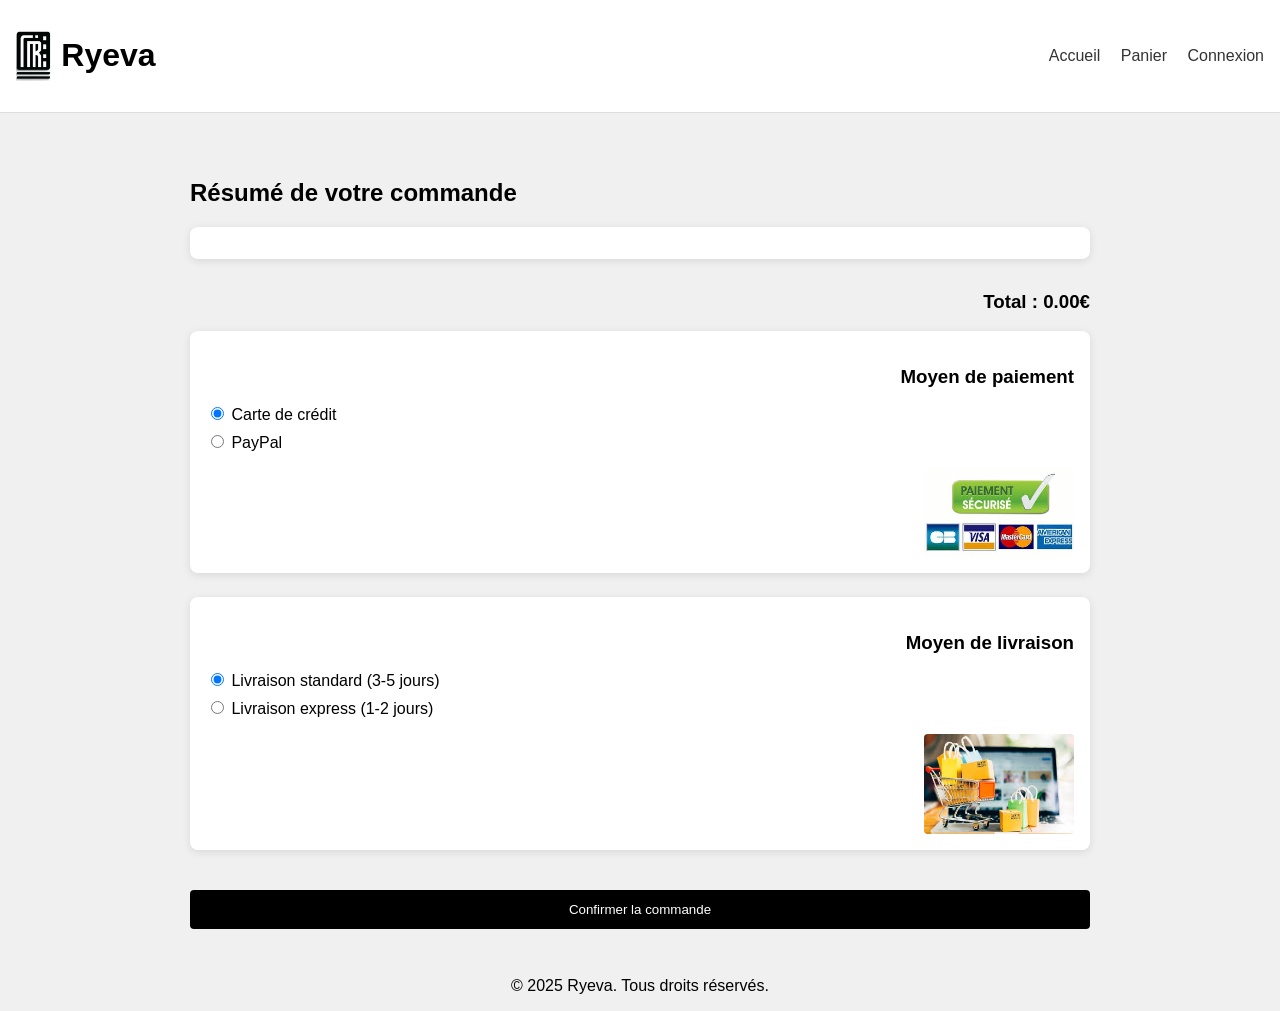
<file: commande.html>
<html lang="fr">
<head>
  <meta charset="UTF-8">
  <meta name="viewport" content="width=device-width, initial-scale=1.0">
  <title>Commande - Ryeva</title>
  <link rel="stylesheet" href="css/commande.css">
  
</head>
<body>
  <header>
    <div class="logo-container">
      <img src="img/logo.jpeg" alt="Logo Ryeva">
      <h1>Ryeva</h1>
    </div>
    <nav class="nav-links">
      <a href="index.html">Accueil</a>
      <a href="panier.html">Panier</a>
      <a href="connexion.html">Connexion</a>
    </nav>
  </header>
  
  <main>
    <h2>Résumé de votre commande</h2>

    <!-- Section pour afficher les articles -->
    <section id="order-summary">
      <!-- Les articles seront ajoutés dynamiquement via JavaScript -->
    </section>

    <h3 id="order-total">Total : 0.00€</h3>

    <!-- Moyens de paiement -->
    <section class="payment-method">
      <h3>Moyen de paiement</h3>
      <label for="credit-card">
        <input type="radio" name="payment-method" id="credit-card" value="credit-card" checked> Carte de crédit
      </label>
      <label for="paypal">
        <input type="radio" name="payment-method" id="paypal" value="paypal"> PayPal
      </label>

      <!-- Images des moyens de paiement -->
      <div class="payment-images">
        <img src="img/cartepaiement.jpeg" alt="Carte de Crédit" class="payment-image">
      </div>
    </section>

    <!-- Moyens de livraison -->
    <section class="delivery-method">
      <h3>Moyen de livraison</h3>
      <label for="standard-delivery">
        <input type="radio" name="delivery-method" id="standard-delivery" value="standard" checked> Livraison standard (3-5 jours)
      </label>
      <label for="express-delivery">
        <input type="radio" name="delivery-method" id="express-delivery" value="express"> Livraison express (1-2 jours)
      </label>

      <!-- Images des moyens de livraison -->
      <div class="delivery-images">
        <img src="img/livraison.jpeg" alt="Livraison Standard" class="delivery-image">
      </div>
    </section>

    <!-- Bouton de confirmation de la commande -->
    <button id="confirm-order">Confirmer la commande</button>
  </main>

  <footer>
    <p>&copy; 2025 Ryeva. Tous droits réservés.</p>
  </footer>

  <script src="js/commande.js"></script>
</body>
</html>
</file>
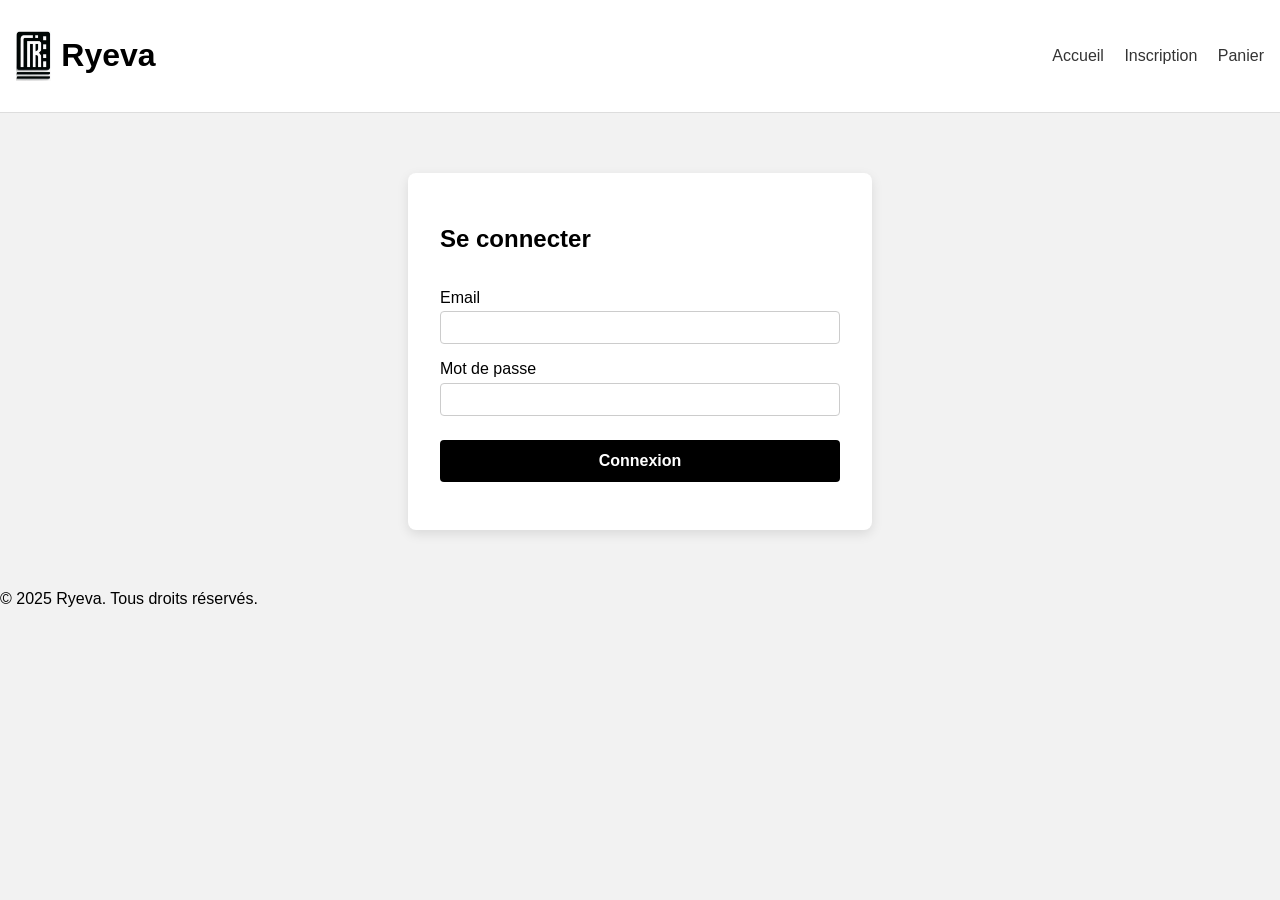
<file: connexion.html>
<html lang="fr">
<head>
  <meta charset="UTF-8">
  <meta name="viewport" content="width=device-width, initial-scale=1.0">
  <title>Connexion - Ryeva</title>
  <link rel="stylesheet" href="css/connexion.css">
</head>
<body>
  <header>
    <div class="logo-container">
      <img src="img/logo.jpeg" alt="Logo Ryeva">
      <h1>Ryeva</h1>
    </div>
    <nav class="nav-links">
      <a href="index.html">Accueil</a>
      <a href="inscription.html">Inscription</a>
      <a href="panier.html">Panier</a>
    </nav>
  </header>

  <main>
    <section class="form-section">
      <h2>Se connecter</h2>
      <form action="#" method="post">
        <label for="email">Email</label>
        <input type="email" id="email" name="email" required>

        <label for="motdepasse">Mot de passe</label>
        <input type="password" id="motdepasse" name="motdepasse" required>
        <a href="login_faux.html" class="fake-login-button">Connexion</a>

      </form>
    </section>
  </main>

  <footer>
    <p>&copy; 2025 Ryeva. Tous droits réservés.</p>
  </footer>
</body>
</html>
</file>
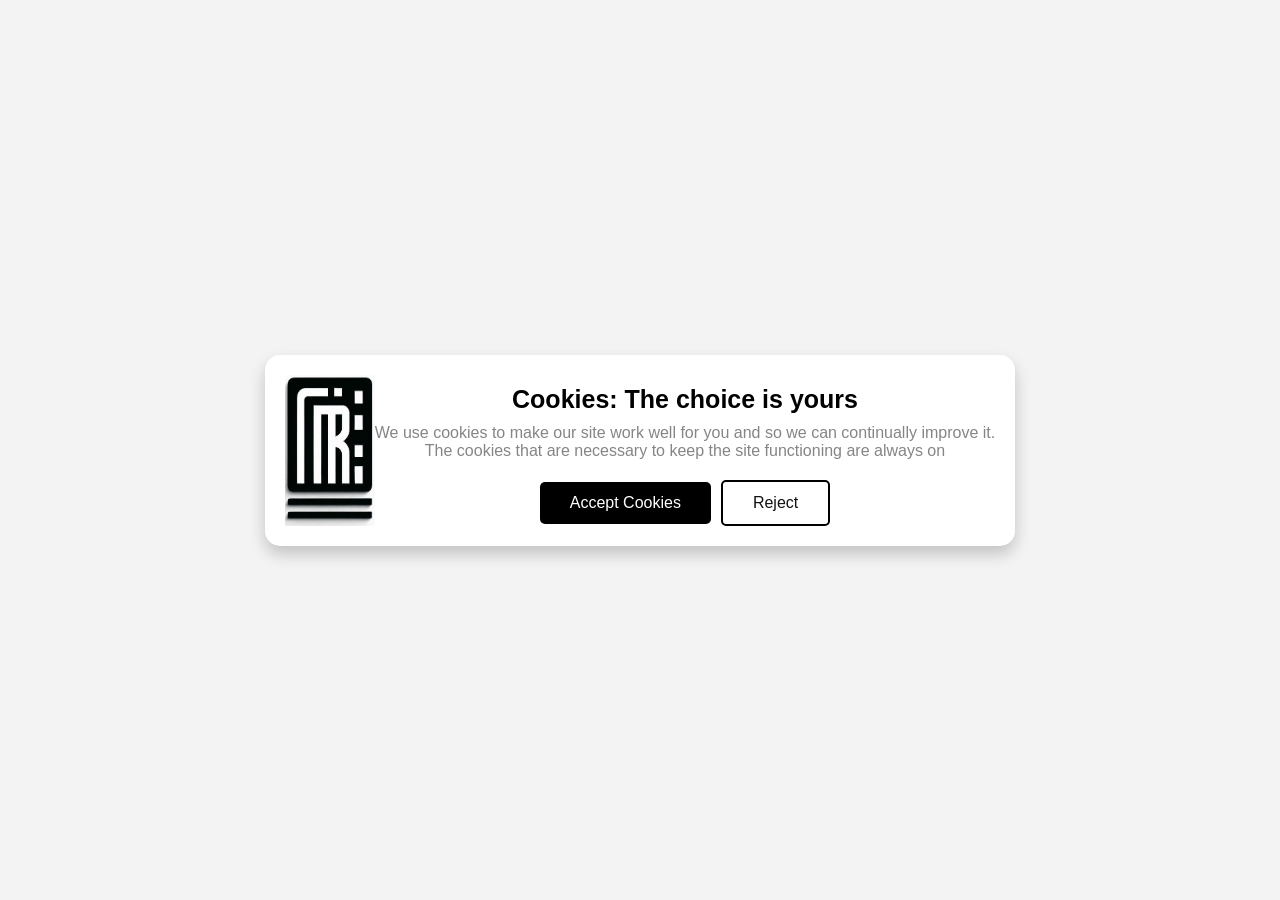
<file: cookie.html>
<!DOCTYPE html>
<html lang="en">

<head>
    <meta charset="UTF-8">
    <title>
          Cookie Consent Box using HTML CSS & JavaScript
      </title>
    <link rel="stylesheet"
          href="css/cookie.css">
</head>

<body>
    <div id="consentBox">
        <img src="img/logo.jpeg" alt="Logo">
        <div id="consentContent">
            <header id="consentHeader">
                  Cookies: The choice is yours
              </header> 
            <p>
              We use cookies to make our site work well
              for you and so we can continually improve it.
              <br>The cookies that are necessary to 
              keep the site functioning are always on
            </p>
            <div class="buttons">
                <button class="consentButton">
                      Accept Cookies
                  </button>
                <button class="rejectButton">
                      Reject
                  </button>
            </div>
        </div>
    </div>
    <script src="js/cookie.js"></script>
</body>

</html>
</file>
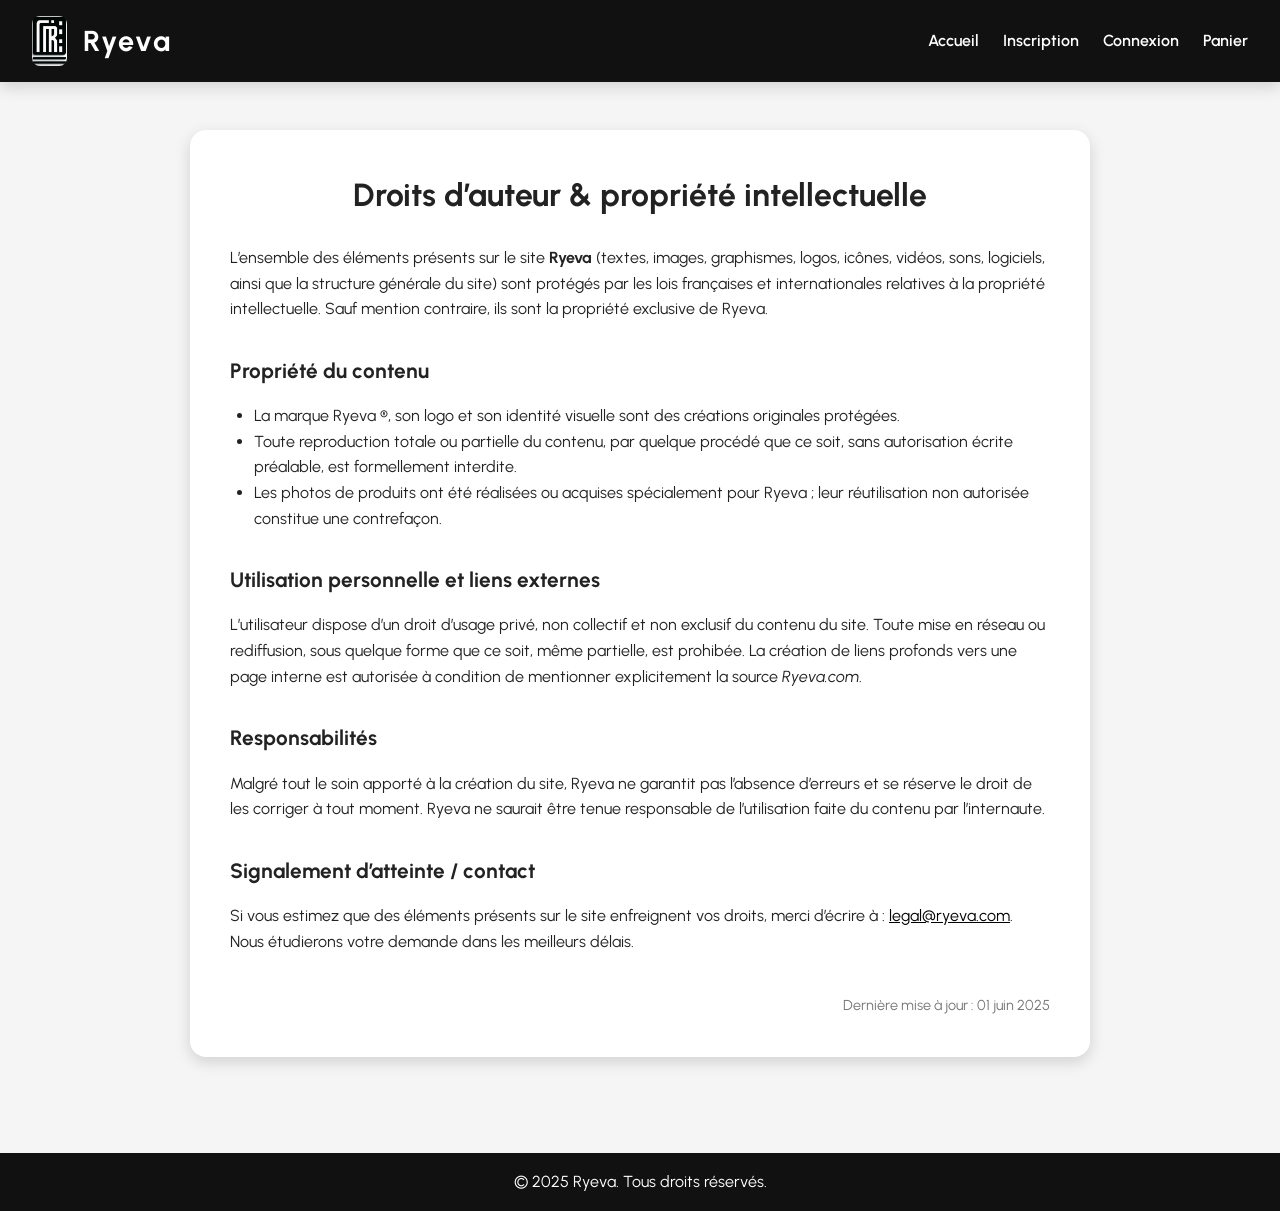
<file: copyright.html>
<!DOCTYPE html>
<html lang="fr">
<head>
  <meta charset="UTF-8" />
  <meta name="viewport" content="width=device-width, initial-scale=1.0" />
  <title>Droits d’auteur – Ryeva</title>

  <!-- Feuille de style spécifique à la page -->
  <link rel="stylesheet" href="css/copyright.css" />

  <!-- Police Urbanist (même que le reste du site) -->
  <link href="https://fonts.googleapis.com/css2?family=Urbanist:wght@400;700&display=swap" rel="stylesheet" />
</head>
<body>
  <!-- ===== HEADER & NAV ===== -->
  <header>
    <div class="logo-container">
      <img src="img/logo.jpeg" alt="Logo Ryeva" />
      <h1>Ryeva</h1>
    </div>
    <nav class="nav-links">
      <a href="index.html">Accueil</a>
      <a href="inscription.html">Inscription</a>
      <a href="connexion.html">Connexion</a>
      <a href="panier.html">Panier</a>
    </nav>
  </header>

  <!-- ===== MAIN CONTENT ===== -->
  <main>
    <section class="copyright">
      <h2>Droits d’auteur &amp; propriété intellectuelle</h2>

      <p>
        L’ensemble des éléments présents sur le site <strong>Ryeva</strong> (textes, images, graphismes,
        logos, icônes, vidéos, sons, logiciels, ainsi que la structure générale du site)
        sont protégés par les lois françaises et internationales relatives à la propriété
        intellectuelle. Sauf mention contraire, ils sont la propriété exclusive de Ryeva.
      </p>

      <h3>Propriété du contenu</h3>
      <ul>
        <li>La marque Ryeva&nbsp;®, son logo et son identité visuelle sont des créations originales protégées.</li>
        <li>Toute reproduction totale ou partielle du contenu, par quelque procédé que ce soit, sans autorisation écrite préalable, est formellement interdite.</li>
        <li>Les photos de produits ont été réalisées ou acquises spécialement pour Ryeva ; leur réutilisation non autorisée constitue une contrefaçon.</li>
      </ul>

      <h3>Utilisation personnelle et liens externes</h3>
      <p>
        L’utilisateur dispose d’un droit d’usage privé, non collectif et non exclusif du
        contenu du site. Toute mise en réseau ou rediffusion, sous quelque forme que ce
        soit, même partielle, est prohibée. La création de liens profonds vers une page
        interne est autorisée à condition de mentionner explicitement la source
        <em>Ryeva.com</em>.
      </p>

      <h3>Responsabilités</h3>
      <p>
        Malgré tout le soin apporté à la création du site, Ryeva ne garantit pas l’absence
        d’erreurs et se réserve le droit de les corriger à tout moment. Ryeva ne saurait
        être tenue responsable de l’utilisation faite du contenu par l’internaute.
      </p>

      <h3>Signalement d’atteinte / contact</h3>
      <p>
        Si vous estimez que des éléments présents sur le site enfreignent vos droits,
        merci d’écrire à&nbsp;: <a href="mailto:legal@ryeva.com">legal@ryeva.com</a>. Nous
        étudierons votre demande dans les meilleurs délais.
      </p>

      <p class="last-update">Dernière mise à jour : 01 juin 2025</p>
    </section>
  </main>

  <!-- ===== FOOTER ===== -->
  <footer>
    <p>&copy; 2025 Ryeva. Tous droits réservés.</p>
  </footer>
</body>
</html>
</file>
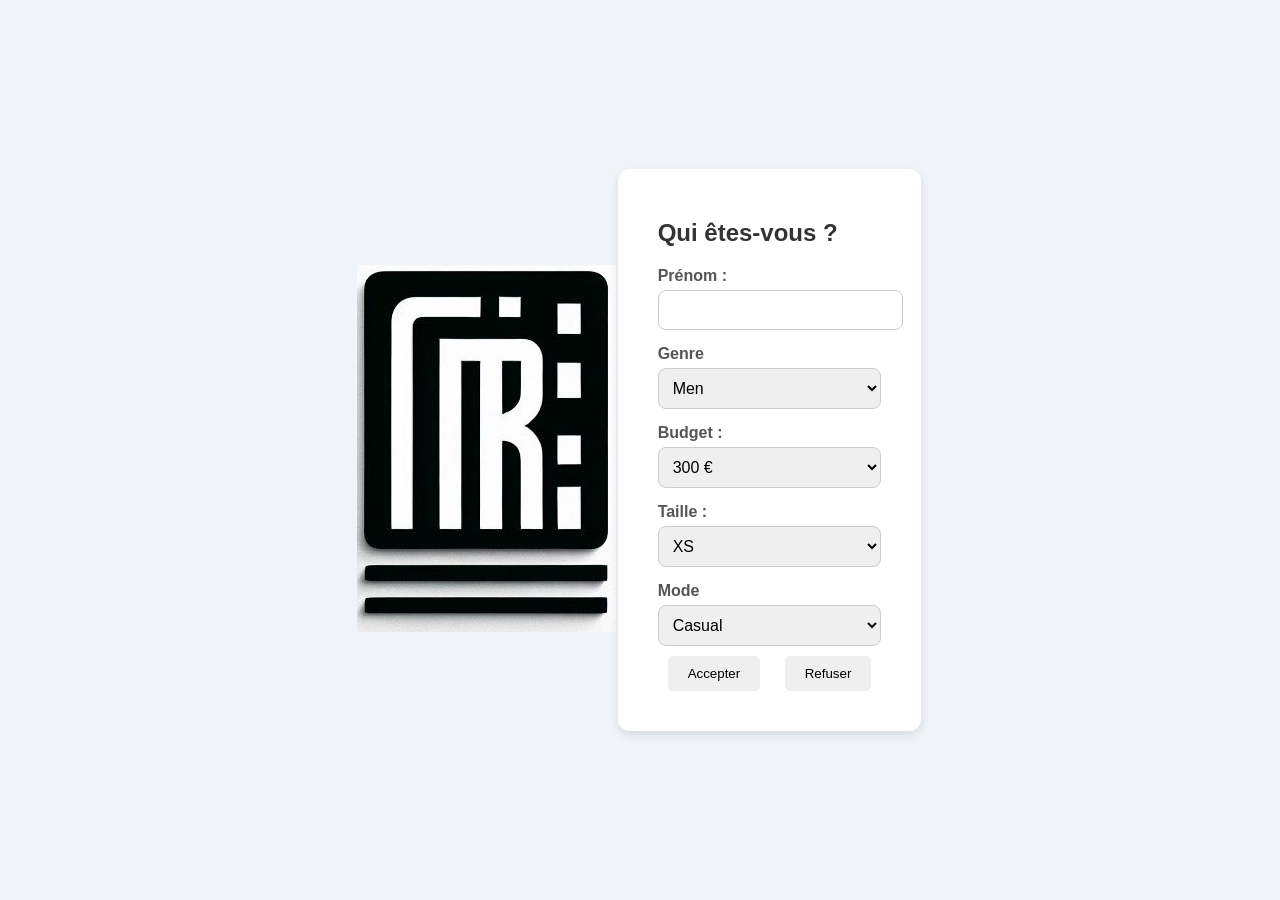
<file: ID_Index.html>
<!DOCTYPE html>
<html lang="fr">
<head>
    <meta charset="UTF-8">
    <meta name="viewport" content="width=device-width, initial-scale=1.0">
    <link rel="stylesheet" href="css/ID_Index.css">
    <link rel="preconnect" href="https://fonts.googleapis.com">
    <link rel="preconnect" href="https://fonts.gstatic.com" crossorigin>
    <title>Ryeva</title>
</head>
    <body>
        <header>
            <a href="index.html"><img src="img/logo.jpeg" alt="Logo de l'entreprise"></a> <!-- image et lien à la fois -->
        </header>
        <fieldset>
        <h2>Qui êtes-vous ?</h2>
        <form action="#" method="post">
            <label for="prenom">Prénom :</label><!-- Début -->
            <input type="text" id="prenom" name="prenom" required><!-- Prénom -->
            <!-- Fin -->
            

            <label for="Genre">Genre</label><!-- Début -->
            <select id="Genre" name="Genre" required>
            <option value="Men">Men</option><!-- choix genre -->    
            <option value="Women">Women</option>
            </select><!-- Fin -->


            <label for="budget">Budget :</label><!-- Début -->
            <select id="budget" name="budget" required>
            <option value="30">300 €</option>    
            <option value="50">500 €</option><!-- choix budget -->    
            <option value="70">700 €</option>
            <option value="100">1000 €</option>
            </select><!-- Fin -->
            
            <label for="taille">Taille :</label><!-- Début -->
            <select id="taille" name="taille" required>
            <option value="xs">XS</option>   
            <option value="S">S</option>    
            <option value="M">M</option><!-- choix taille -->    
            <option value="L">L</option>
            <option value="XL">XL</option>
            <option value="2XL">2XL</option>
            <option value="3XL">3XL</option>
            </select><!-- Fin -->



            <label for="taille">Mode</label><!-- Début -->
            <select id="taille"name="taille" required>
            <option value="Casual">Casual</option>   
            <option value="Streetwear">Flashy Rich</option><!-- choix style -->
            <option value="fashion">fashion</option>
            <option value="OldMoney">OldMoney</option>
            <option value="OldMoney">Streetwear de luxe</option>    
            </select><!-- Fin -->


            
            <div id="cookie-banner">
                <button onclick="acceptCookies()">Accepter</button>
                <button onclick="refuseCookies()">Refuser</button>
            </div>
            
            <script>
                function acceptCookies() {
                    // Redirection vers la "vraie" page après acceptation
                    window.location.href = "index.html";
                }
            
                function refuseCookies() {
                    // Affichage d'une alerte
                    alert("Vous avez refusé les suggestions.");
                    
                    // Redirection vers une autre page (ex: refus.html)
                    window.location.href = "index.html";
                }
            </script>
            

        </fieldset>
        </form>
      

        


       

    </body>
</html>
</file>
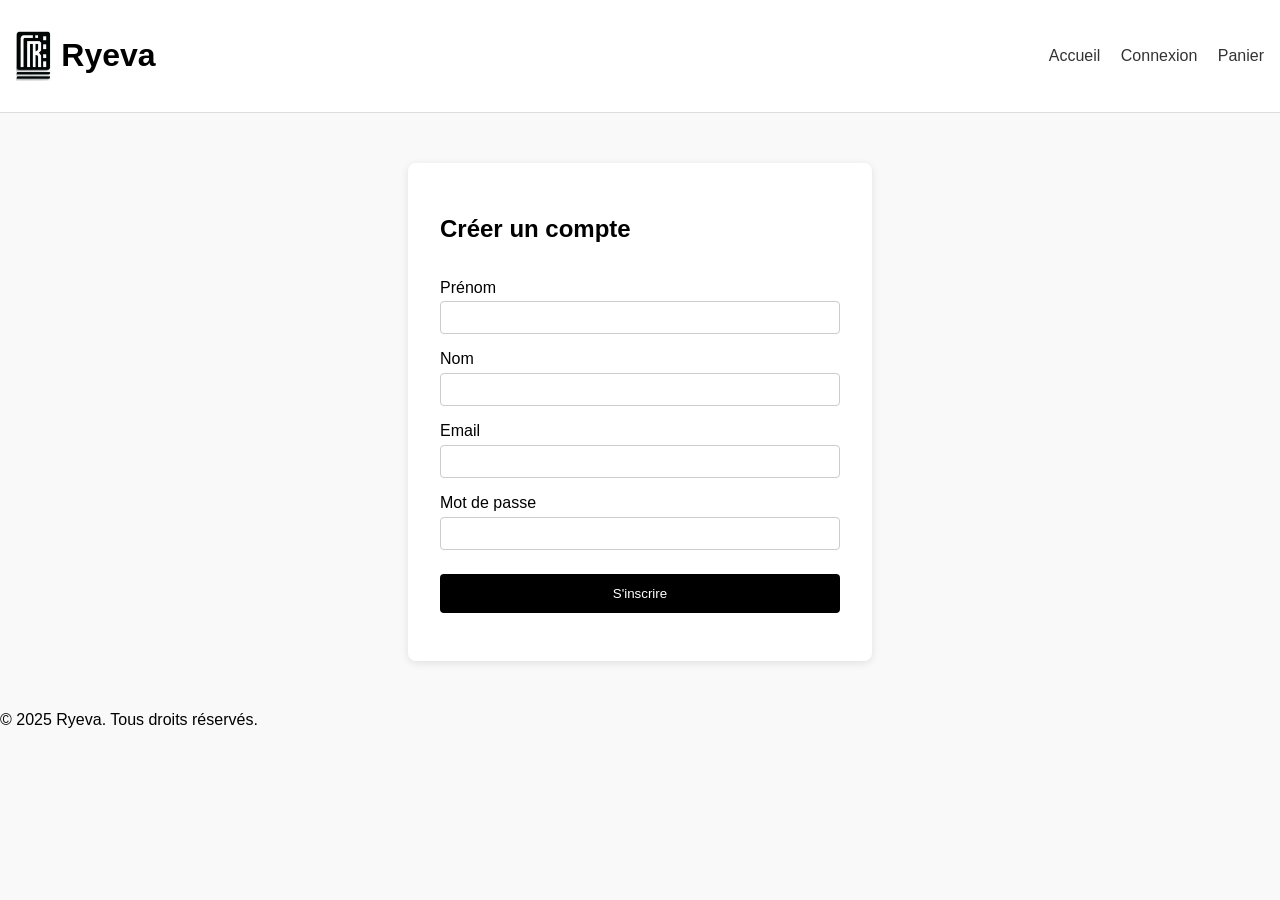
<file: inscription.html>
<html lang="fr">
<head>
  <meta charset="UTF-8">
  <meta name="viewport" content="width=device-width, initial-scale=1.0">
  <title>Inscription - Ryeva</title>
  <link rel="stylesheet" href="css/inscription.css">
</head>
<body>
  <header>
    <div class="logo-container">
      <img src="img/logo.jpeg" alt="Logo Ryeva">
      <h1>Ryeva</h1>
    </div>
    <nav class="nav-links">
      <a href="index.html">Accueil</a>
      <a href="connexion.html">Connexion</a>
      <a href="panier.html">Panier</a>
    </nav>
  </header>

  <main>
    <section class="form-section">
      <h2>Créer un compte</h2>
      <form action="#" method="post">
        <label for="prenom">Prénom</label>
        <input type="text" id="prenom" name="prenom" required>

        <label for="nom">Nom</label>
        <input type="text" id="nom" name="nom" required>

        <label for="email">Email</label>
        <input type="email" id="email" name="email" required>

        <label for="motdepasse">Mot de passe</label>
        <input type="password" id="motdepasse" name="motdepasse" required>

        <button type="submit">S'inscrire</button>
      </form>
    </section>
  </main>

  <footer>
    <p>&copy; 2025 Ryeva. Tous droits réservés.</p>
  </footer>
</body>
</html>
</file>
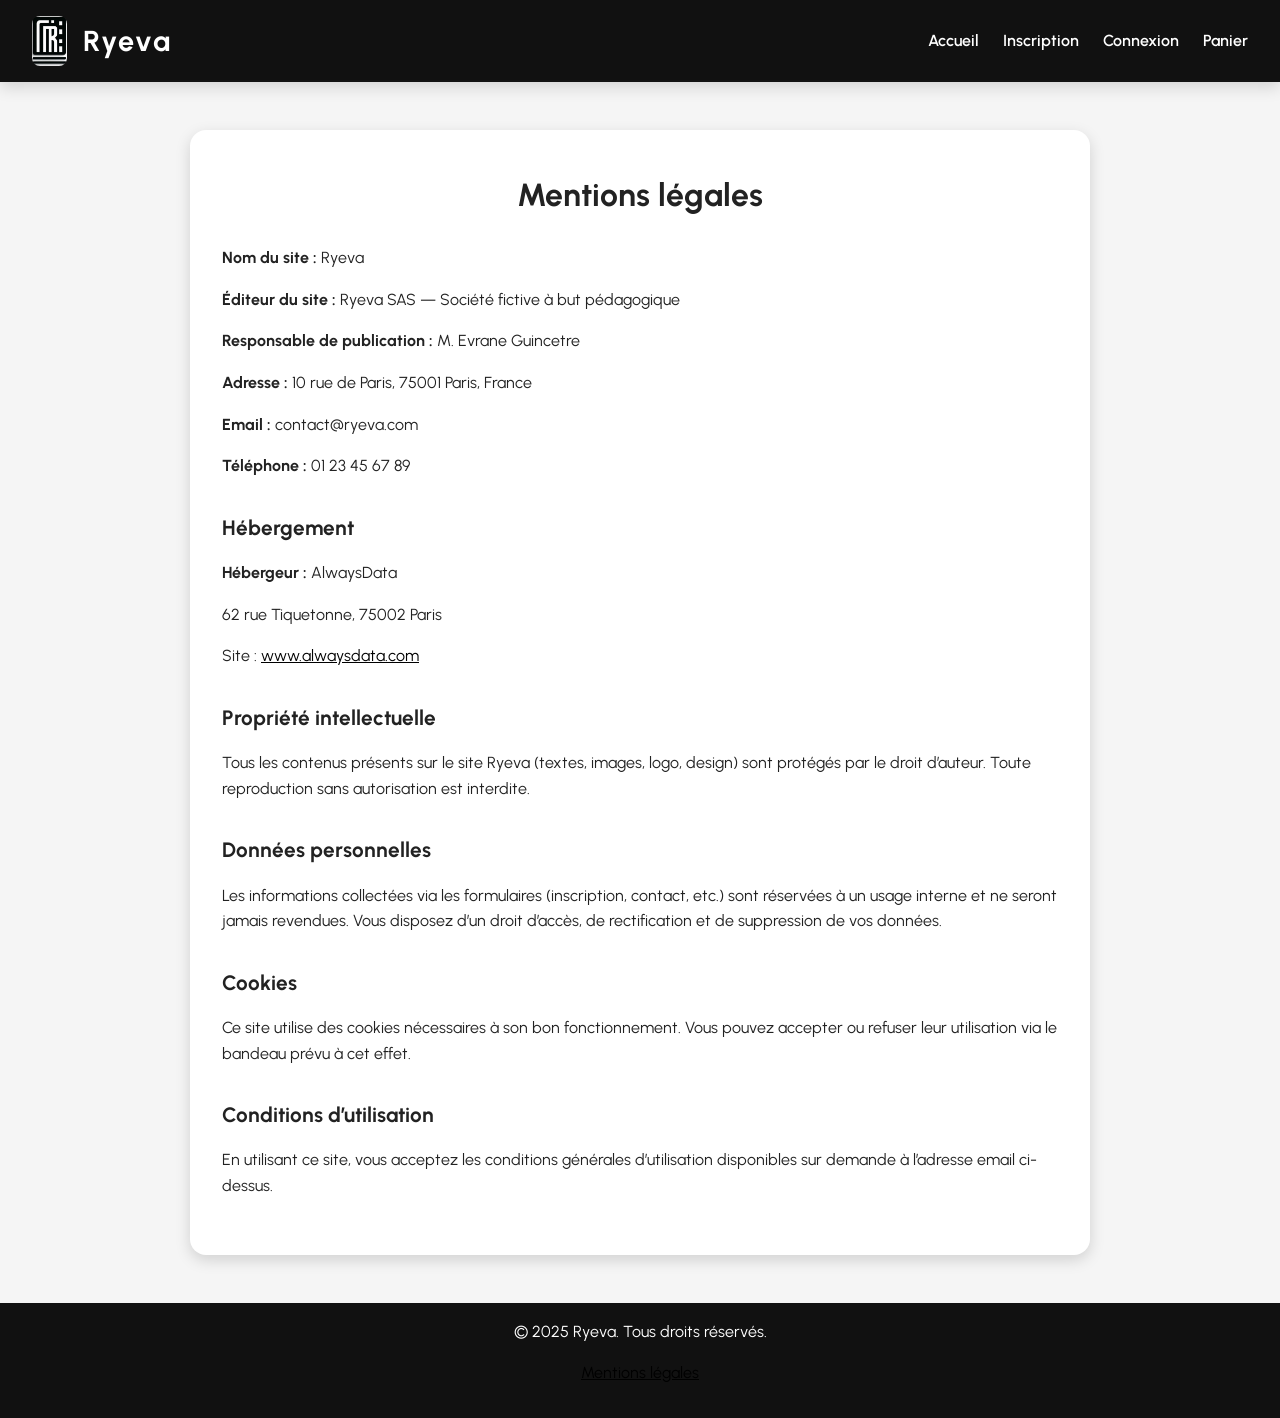
<file: mentions-legales.html>
<!DOCTYPE html>
<html lang="fr">
<head>
  <meta charset="UTF-8">
  <meta name="viewport" content="width=device-width, initial-scale=1">
  <title>Mentions légales - Ryeva</title>
  <link rel="stylesheet" href="css/mentionLGL.css">
  <link href="https://fonts.googleapis.com/css2?family=Urbanist:wght@400;700&display=swap" rel="stylesheet">
</head>
<body>
  <header>
    <div class="logo-container">
      <img src="img/logo.jpeg" alt="Logo Ryeva">
      <h1>Ryeva</h1>
    </div>
    <nav class="nav-links">
      <a href="index.html">Accueil</a>
      <a href="inscription.html">Inscription</a>
      <a href="connexion.html">Connexion</a>
      <a href="panier.html">Panier</a>
    </nav>
  </header>

    <main>
    <h2>Mentions légales</h2>
    <p><strong>Nom du site :</strong> Ryeva</p>
    <p><strong>Éditeur du site :</strong> Ryeva SAS — Société fictive à but pédagogique</p>
    <p><strong>Responsable de publication :</strong> M. Evrane Guincetre</p>
    <p><strong>Adresse :</strong> 10 rue de Paris, 75001 Paris, France</p>
    <p><strong>Email :</strong> contact@ryeva.com</p>
    <p><strong>Téléphone :</strong> 01 23 45 67 89</p>

    <h3>Hébergement</h3>
    <p><strong>Hébergeur :</strong> AlwaysData</p>
    <p>62 rue Tiquetonne, 75002 Paris</p>
    <p>Site : <a href="https://www.alwaysdata.com" target="_blank" rel="noopener noreferrer">www.alwaysdata.com</a></p>

    <h3>Propriété intellectuelle</h3>
    <p>Tous les contenus présents sur le site Ryeva (textes, images, logo, design) sont protégés par le droit d’auteur. Toute reproduction sans autorisation est interdite.</p>

    <h3>Données personnelles</h3>
    <p>Les informations collectées via les formulaires (inscription, contact, etc.) sont réservées à un usage interne et ne seront jamais revendues. Vous disposez d’un droit d’accès, de rectification et de suppression de vos données.</p>

    <h3>Cookies</h3>
    <p>Ce site utilise des cookies nécessaires à son bon fonctionnement. Vous pouvez accepter ou refuser leur utilisation via le bandeau prévu à cet effet.</p>

    <h3>Conditions d’utilisation</h3>
    <p>En utilisant ce site, vous acceptez les conditions générales d’utilisation disponibles sur demande à l’adresse email ci-dessus.</p>
    </main>


  <footer>
    <p>&copy; 2025 Ryeva. Tous droits réservés.</p>
    <p><a href="mentions-legales.html" class="legal-link">Mentions légales</a></p>
  </footer>
</body>
</html>
</file>
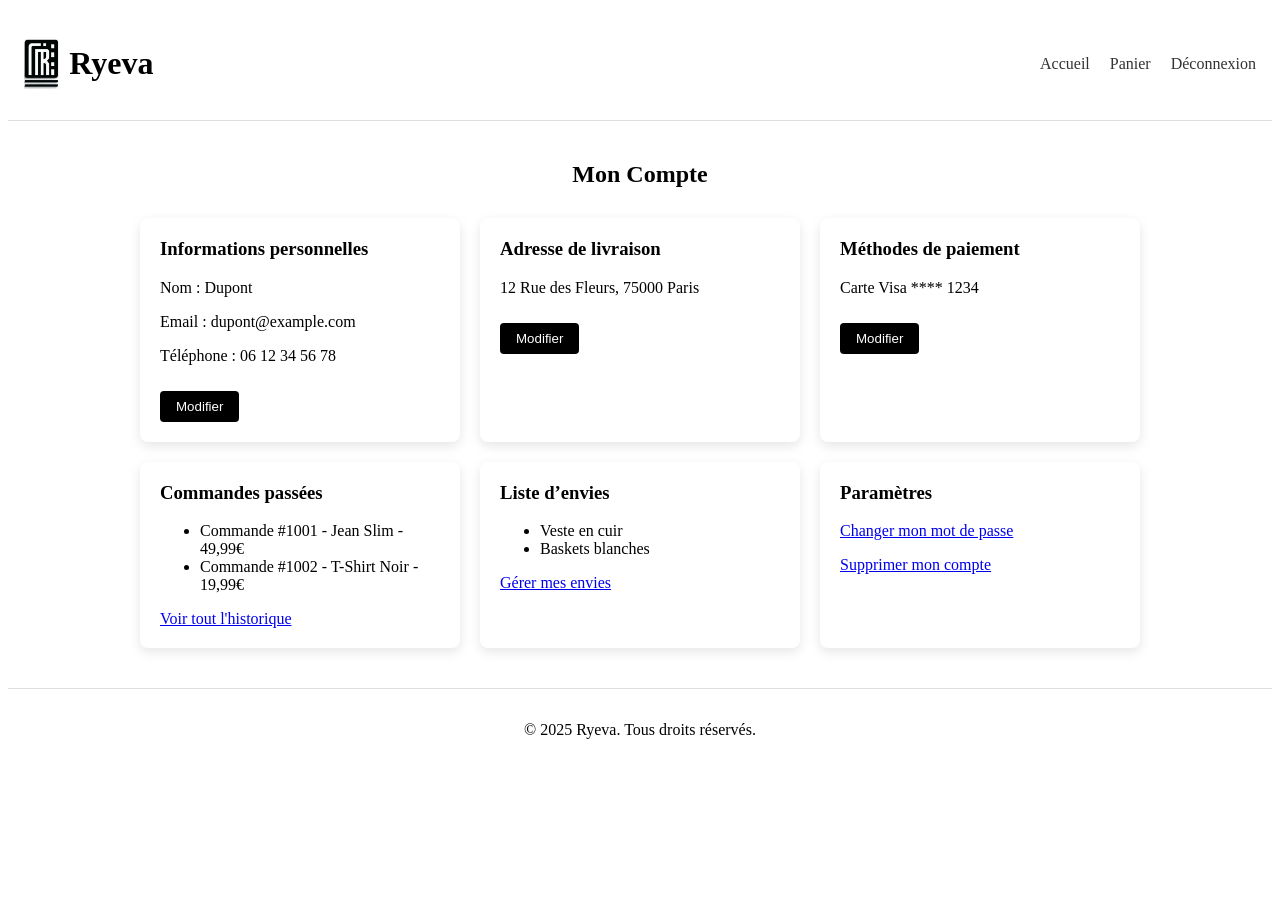
<file: moncompte.html>
<!DOCTYPE html>
<html lang="fr">
<head>
  <meta charset="UTF-8">
  <title>Mon Compte - Ryeva</title>
  <link rel="stylesheet" href="css/moncompte.css">
</head>
<body>
  <header>
    <div class="logo-container">
      <img src="img/logo.jpeg" alt="Logo Ryeva">
      <h1>Ryeva</h1>
    </div>
    <nav class="nav-links">
      <a href="index.html">Accueil</a>
      <a href="panier.html">Panier</a>
      <a href="logout.html">Déconnexion</a>
    </nav>
  </header>

  <main>
    <h2>Mon Compte</h2>
    <div class="account-sections">
      <section class="account-box">
        <h3>Informations personnelles</h3>
        <p>Nom : Dupont</p>
        <p>Email : dupont@example.com</p>
        <p>Téléphone : 06 12 34 56 78</p>
        <button>Modifier</button>
      </section>

      <section class="account-box">
        <h3>Adresse de livraison</h3>
        <p>12 Rue des Fleurs, 75000 Paris</p>
        <button>Modifier</button>
      </section>

      <section class="account-box">
        <h3>Méthodes de paiement</h3>
        <p>Carte Visa **** 1234</p>
        <button>Modifier</button>
      </section>

      <section class="account-box">
        <h3>Commandes passées</h3>
        <ul>
          <li>Commande #1001 - Jean Slim - 49,99€</li>
          <li>Commande #1002 - T-Shirt Noir - 19,99€</li>
        </ul>
        <a href="#">Voir tout l'historique</a>
      </section>

      <section class="account-box">
        <h3>Liste d’envies</h3>
        <ul>
          <li>Veste en cuir</li>
          <li>Baskets blanches</li>
        </ul>
        <a href="#">Gérer mes envies</a>
      </section>

      <section class="account-box">
        <h3>Paramètres</h3>
        <p><a href="#">Changer mon mot de passe</a></p>
        <p><a href="#">Supprimer mon compte</a></p>
      </section>
    </div>
  </main>

  <footer>
    <p>&copy; 2025 Ryeva. Tous droits réservés.</p>
  </footer>
</body>
</html>
</file>
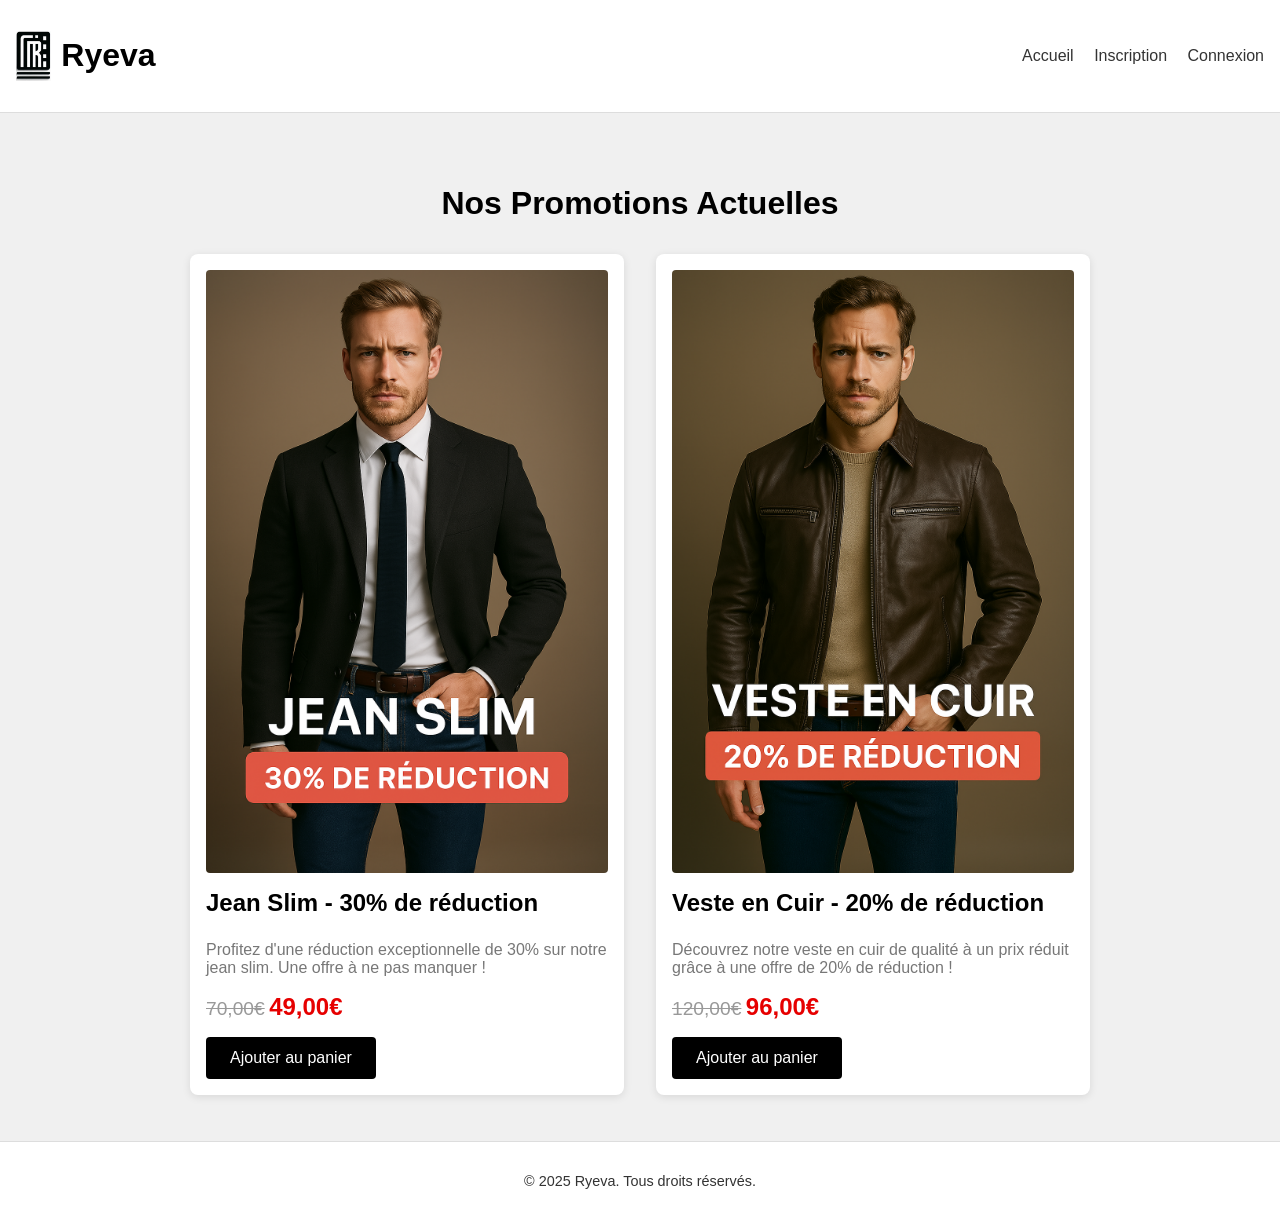
<file: promotion.html>
<!DOCTYPE html>
<html lang="fr">
<head>
  <meta charset="UTF-8">
  <meta name="viewport" content="width=device-width, initial-scale=1.0">
  <title>Promotions - Ryeva</title>
  <link rel="stylesheet" href="css/promotion.css">
</head>
<body>
  <header>
    <div class="logo-container">
      <img src="img/logo.jpeg" alt="Logo Ryeva">
      <h1>Ryeva</h1>
    </div>
    <nav class="nav-links">
      <a href="index.html">Accueil</a>
      <a href="inscription.html">Inscription</a>
      <a href="connexion.html">Connexion</a>
    </nav>
  </header>

  <main>
    <h2>Nos Promotions Actuelles</h2>
    
    <section class="promotion-items">
      <div class="promotion-item">
        <img src="img/jean-slim-30.png" alt="Promotion 1">
        <div>
          <h3>Jean Slim - 30% de réduction</h3>
          <p>Profitez d'une réduction exceptionnelle de 30% sur notre jean slim. Une offre à ne pas manquer !</p>
          <p><span class="price">70,00€</span> <span class="discount-price">49,00€</span></p>
          <button class="add-to-cart">Ajouter au panier</button>
        </div>
      </div>

      <div class="promotion-item">
        <img src="img/Veste_Cuir_20.png" alt="Promotion 2">
        <div>
          <h3>Veste en Cuir - 20% de réduction</h3>
          <p>Découvrez notre veste en cuir de qualité à un prix réduit grâce à une offre de 20% de réduction !</p>
          <p><span class="price">120,00€</span> <span class="discount-price">96,00€</span></p>
          <button class="add-to-cart">Ajouter au panier</button>
        </div>
      </div>

      <!-- Ajoutez d'autres promotions ici -->
    </section>
  </main>

  <footer>
    <p>&copy; 2025 Ryeva. Tous droits réservés.</p>
  </footer>
</body>
</html>
</file>
<file: css/commande.css>
body {
  font-family: 'Urbanist', sans-serif;
  margin: 0;
  padding: 0;
  background-color: #f0f0f0;
}

header {
  background-color: #fff;
  padding: 1rem;
  display: flex;
  justify-content: space-between;
  align-items: center;
  border-bottom: 1px solid #ddd;
}

.logo-container {
  display: flex;
  align-items: center;
}

.logo-container img {
  height: 50px;
  margin-right: 10px;
}

.nav-links a {
  margin-left: 1rem;
  text-decoration: none;
  color: #333;
}

main {
  max-width: 900px;
  margin: 30px auto;
  padding: 1rem;
}

#order-summary {
  background-color: white;
  border-radius: 8px;
  padding: 1rem;
  margin-bottom: 2rem;
  box-shadow: 0 2px 8px rgba(0, 0, 0, 0.1);
}

.cart-item {
  display: flex;
  align-items: center;
  gap: 1rem;
  margin-bottom: 1rem;
}

.cart-item img {
  width: 100px;
  border-radius: 4px;
}

h3 {
  text-align: right;
}

.payment-method,
.delivery-method {
  background-color: white;
  padding: 1rem;
  margin-bottom: 1.5rem;
  border-radius: 8px;
  box-shadow: 0 2px 8px rgba(0, 0, 0, 0.1);
}

.payment-method h3,
.delivery-method h3 {
  margin-bottom: 1rem;
}

.payment-method label,
.delivery-method label {
  display: block;
  margin-bottom: 0.5rem;
}

.payment-images,
.delivery-images {
  display: flex;
  justify-content: flex-end; /* Alignement à droite */
  gap: 1rem;
  margin-top: 1rem;
}

.payment-image,
.delivery-image {
  width: 150px; /* Agrandissement des images */
  height: auto;
  border-radius: 4px;
}

button {
  margin-top: 1rem;
  padding: 0.75rem 1.5rem;
  background-color: black;
  color: white;
  border: none;
  border-radius: 4px;
  cursor: pointer;
  width: 100%;
}

button:hover {
  background-color: #333;
}

footer {
  text-align: center;
  margin-top: 2rem;
}
</file>
<file: css/connexion.css>
body {
  font-family: 'Urbanist', sans-serif;
  margin: 0;
  padding: 0;
  background-color: #f2f2f2;
}

header {
  background-color: #fff;
  padding: 1rem;
  display: flex;
  justify-content: space-between;
  align-items: center;
  border-bottom: 1px solid #ddd;
}

.logo-container {
  display: flex;
  align-items: center;
}

.logo-container img {
  height: 50px;
  margin-right: 10px;
}

.nav-links a {
  margin-left: 1rem;
  text-decoration: none;
  color: #333;
}

.form-section {
  max-width: 400px;
  margin: 60px auto;
  padding: 2rem;
  background: #fff;
  border-radius: 8px;
  box-shadow: 0 4px 12px rgba(0,0,0,0.1);
}

form {
  display: flex;
  flex-direction: column;
}

form label {
  margin-top: 1rem;
  margin-bottom: 0.3rem;
}

form input {
  padding: 0.5rem;
  border: 1px solid #ccc;
  border-radius: 4px;
}

button {
  margin-top: 1.5rem;
  padding: 0.75rem;
  background-color: black;
  color: white;
  border: none;
  border-radius: 4px;
  cursor: pointer;
}

button:hover {
  background-color: #333;
}


.fake-login-button {
  display: inline-block;
  text-align: center;
  margin-top: 1.5rem;
  padding: 0.75rem;
  background-color: black;
  color: white;
  border-radius: 4px;
  text-decoration: none;
  font-weight: bold;
  transition: background-color 0.3s;
}

.fake-login-button:hover {
  background-color: #333;
}
</file>
<file: css/cookie.css>
body {
    font-family: Arial, sans-serif;
    display: flex;
    justify-content: center;
    align-items: center;
    height: 100vh;
    margin: 0;
    background: #f3f3f3;
}

#consentBox {
    background: #fff;
    padding: 20px;
    border-radius: 15px;
    box-shadow: 0 8px 16px rgba(0, 0, 0, 0.2);
    text-align: center;
}

#consentBox.hide {
    opacity: 0;
    pointer-events: none;
    transform: scale(0.8);
    transition: all 0.3s ease;
}

::selection {
    color: #fff;
    background: #3769f8;
}

#consentContent p {
    color: #858585;
    margin: 10px 0 20px 0;
}

#consentContent .buttons {
    display: flex;
    align-items: center;
    justify-content: center;
    margin-top: 20px;
}

.consentButton,
.rejectButton {
    padding: 12px 30px;
    border: none;
    outline: none;
    color: #fff;
    font-size: 16px;
    font-weight: 500;
    border-radius: 5px;
    cursor: pointer;
    transition: all 0.3s ease;
}

.consentButton {
    background: black;
    margin-right: 10px;
}

.rejectButton {
    color: #111211;
    background: transparent;
    border: 2px solid black;
    text-decoration: none;
}

#consentBox img {
    max-width: 90px;
}

#consentHeader {
    font-size: 25px;
    font-weight: 600;
    margin-top: 10px;
}
</file>
<file: css/copyright.css>
/* ——— RESET MINIMAL & VARIABLES ——— */
* { box-sizing: border-box; padding: 0; margin: 0; }

:root {
  --text: #222;
  --bg: #f5f5f5;
  --accent: #000;
  --accent-light: #444;
  --max-width: 900px;
  --radius: 1rem;
  --shadow: 0 5px 15px rgba(0, 0, 0, 0.15);
}

body {
  font-family: 'Urbanist', sans-serif;
  background: var(--bg);
  color: var(--text);
  line-height: 1.6;
}

/* ——— HEADER & NAV (identiques aux autres pages) ——— */
header {
  background: #111;
  color: white;
  display: flex;
  justify-content: space-between;
  align-items: center;
  padding: 1rem 2rem;
  box-shadow: var(--shadow);
}

.logo-container {
  display: flex;
  align-items: center;
  gap: 1rem;
}
.logo-container img { height: 50px; width: auto; border-radius: 8px; }
.logo-container h1 { font-size: 1.8rem; letter-spacing: 2px; color: white; }

.nav-links { display: flex; gap: 1.5rem; }
.nav-links a {
  color: white;
  text-decoration: none;
  font-weight: 600;
  transition: opacity .3s;
}
.nav-links a:hover { opacity: .7; }

/* ——— MAIN CONTENT ——— */
main { padding: 3rem 1rem; }

section.copyright {
  max-width: var(--max-width);
  margin: 0 auto;
  background: white;
  padding: 2.5rem;
  border-radius: var(--radius);
  box-shadow: var(--shadow);
  animation: fadeIn .8s ease-in-out;
}

h2 {
  font-size: 2rem;
  margin-bottom: 1.5rem;
  text-align: center;
}

h3 {
  font-size: 1.3rem;
  margin: 2rem 0 1rem;
}

p, li { font-size: 1rem; }
ul { margin-left: 1.5rem; list-style: disc; }

a { color: var(--accent); text-decoration: underline; }
a:hover { color: var(--accent-light); }

.last-update {
  margin-top: 2.5rem;
  font-size: 0.9rem;
  text-align: right;
  color: #777;
}

/* ——— FOOTER ——— */
footer {
  background: #111;
  color: white;
  text-align: center;
  padding: 1rem;
  margin-top: 3rem;
}

/* ——— ANIMATION ——— */
@keyframes fadeIn {
  from { opacity: 0; transform: translateY(20px); }
  to   { opacity: 1; transform: translateY(0); }
}
</file>
<file: css/ID_Index.css>
body {
    font-family: Arial, sans-serif;
    background: #f0f4f8;
    display: flex;
    justify-content: center;
    align-items: center;
    height: 100vh;
    margin: 0;
  }

  fieldset {
    border: none;
    background: #ffffff;
    padding: 30px 40px;
    border-radius: 12px;
    box-shadow: 0 4px 10px rgba(0, 0, 0, 0.1);
  }

  h2 {
    margin-bottom: 20px;
    color: #333;
  }

  label {
    display: block;
    margin-top: 15px;
    margin-bottom: 5px;
    font-weight: bold;
    color: #555;
  }

  input[type="text"],
  select {
    width: 100%;
    padding: 10px;
    border: 1px solid #ccc;
    border-radius: 8px;
    font-size: 16px;
  }

  input[type="submit"] {
    margin-top: 25px;
    padding: 10px 20px;
    background-color: #4CAF50;
    color: white;
    border: none;
    border-radius: 8px;
    cursor: pointer;
    font-size: 16px;
    transition: background-color 0.3s ease;
  }

  input[type="submit"]:hover {
    background-color: #45a049;
  }








  
  button {
    margin: 10px;
    padding: 10px 20px;
    border: none;
    cursor: pointer;
    border-radius: 5px;
    transition: background-color 0.3s;
    color: black;
  
  }
  
  button:hover {
    background: rgba(255,255,255,0);
  }
</file>
<file: css/inscription.css>
body {
  font-family: 'Urbanist', sans-serif;
  margin: 0;
  padding: 0;
  background-color: #f9f9f9;
}

header {
  background-color: #fff;
  padding: 1rem;
  display: flex;
  justify-content: space-between;
  align-items: center;
  border-bottom: 1px solid #ddd;
}

.logo-container {
  display: flex;
  align-items: center;
}

.logo-container img {
  height: 50px;
  margin-right: 10px;
}

.nav-links a {
  margin-left: 1rem;
  text-decoration: none;
  color: #333;
}

.form-section {
  max-width: 400px;
  margin: 50px auto;
  padding: 2rem;
  background: white;
  border-radius: 8px;
  box-shadow: 0 2px 8px rgba(0,0,0,0.1);
}

form {
  display: flex;
  flex-direction: column;
}

form label {
  margin-top: 1rem;
  margin-bottom: 0.3rem;
}

form input {
  padding: 0.5rem;
  border: 1px solid #ccc;
  border-radius: 4px;
}

button {
  margin-top: 1.5rem;
  padding: 0.75rem;
  background-color: black;
  color: white;
  border: none;
  border-radius: 4px;
  cursor: pointer;
}

button:hover {
  background-color: #333;
}
</file>
<file: css/mentionLGL.css>
/* ——— RESET MINIMAL & VARIABLES ——— */
* {
  box-sizing: border-box;
  padding: 0;
  margin: 0;
}

:root {
  --text: #222;
  --bg: #f5f5f5;
  --accent: #000;
  --accent-light: #444;
  --max-width: 900px;
  --radius: 1rem;
  --shadow: 0 5px 15px rgba(0, 0, 0, 0.15);
}

body {
  font-family: 'Urbanist', sans-serif;
  background: var(--bg);
  color: var(--text);
  line-height: 1.6;
}

/* ——— HEADER & NAV (identiques aux autres pages) ——— */
header {
  background: #111;
  color: white;
  display: flex;
  justify-content: space-between;
  align-items: center;
  padding: 1rem 2rem;
  box-shadow: var(--shadow);
}

.logo-container {
  display: flex;
  align-items: center;
  gap: 1rem;
}

.logo-container img {
  height: 50px;
  width: auto;
  border-radius: 8px;
}

.logo-container h1 {
  font-size: 1.8rem;
  letter-spacing: 2px;
  color: white;
}

.nav-links {
  display: flex;
  gap: 1.5rem;
}

.nav-links a {
  color: white;
  text-decoration: none;
  font-weight: 600;
  transition: opacity 0.3s ease;
}

.nav-links a:hover {
  opacity: 0.7;
}

/* ——— MAIN CONTENT ——— */
main {
  max-width: var(--max-width);
  background: white;
  margin: 3rem auto 0 auto;
  padding: 2.5rem 2rem;
  border-radius: var(--radius);
  box-shadow: var(--shadow);
  animation: fadeIn 0.8s ease-in-out;
  color: var(--text);
}

h2 {
  font-size: 2rem;
  margin-bottom: 1.5rem;
  text-align: center;
}

h3 {
  font-size: 1.3rem;
  margin: 2rem 0 1rem;
}

p, li {
  font-size: 1rem;
  margin-bottom: 1rem;
}

ul {
  margin-left: 1.5rem;
  list-style: disc;
}

a {
  color: var(--accent);
  text-decoration: underline;
}

a:hover {
  color: var(--accent-light);
}

.last-update {
  margin-top: 2.5rem;
  font-size: 0.9rem;
  text-align: right;
  color: #777;
}

/* ——— FOOTER ——— */
footer {
  background: #111;
  color: white;
  text-align: center;
  padding: 1rem;
  margin-top: 3rem;
}

/* ——— ANIMATION ——— */
@keyframes fadeIn {
  from {
    opacity: 0;
    transform: translateY(20px);
  }
  to {
    opacity: 1;
    transform: translateY(0);
  }
}
</file>
<file: css/moncompte.css>
moncompte.cssbody {
    font-family: 'Urbanist', sans-serif;
    background-color: #f8f8f8;
    margin: 0;
    padding: 0;
  }
  
  header {
    background-color: #fff;
    padding: 1rem;
    display: flex;
    justify-content: space-between;
    align-items: center;
    border-bottom: 1px solid #ddd;
  }
  
  .logo-container {
    display: flex;
    align-items: center;
  }
  
  .logo-container img {
    height: 50px;
    margin-right: 10px;
  }
  
  .nav-links a {
    margin-left: 1rem;
    text-decoration: none;
    color: #333;
  }
  
  main {
    max-width: 1000px;
    margin: 40px auto;
    padding: 0 20px;
  }
  
  h2 {
    text-align: center;
    margin-bottom: 30px;
  }
  
  .account-sections {
    display: grid;
    grid-template-columns: repeat(auto-fit, minmax(300px, 1fr));
    gap: 20px;
  }
  
  .account-box {
    background-color: white;
    padding: 20px;
    border-radius: 8px;
    box-shadow: 0 4px 12px rgba(0,0,0,0.1);
  }
  
  .account-box h3 {
    margin-top: 0;
  }
  
  .account-box button {
    margin-top: 10px;
    background-color: black;
    color: white;
    padding: 0.5rem 1rem;
    border: none;
    border-radius: 4px;
    cursor: pointer;
  }
  
  .account-box button:hover {
    background-color: #333;
  }
  
  footer {
    text-align: center;
    padding: 1rem;
    margin-top: 40px;
    background-color: #fff;
    border-top: 1px solid #ddd;
  }
</file>
<file: css/promotion.css>
body {
    font-family: 'Urbanist', sans-serif;
    margin: 0;
    padding: 0;
    background-color: #f0f0f0;
  }
  
  header {
    background-color: #fff;
    padding: 1rem;
    display: flex;
    justify-content: space-between;
    align-items: center;
    border-bottom: 1px solid #ddd;
  }
  
  .logo-container {
    display: flex;
    align-items: center;
  }
  
  .logo-container img {
    height: 50px;
    margin-right: 10px;
  }
  
  .nav-links a {
    margin-left: 1rem;
    text-decoration: none;
    color: #333;
  }
  
  .nav-links a.active {
    font-weight: bold;
  }
  
  main {
    max-width: 900px;
    margin: 30px auto;
    padding: 1rem;
  }
  
  h2 {
    font-size: 2rem;
    margin-bottom: 2rem;
    text-align: center;
  }
  
  .promotion-items {
    display: grid;
    grid-template-columns: repeat(2, 1fr);
    gap: 2rem;
  }
  
  .promotion-item {
    background-color: white;
    border-radius: 8px;
    box-shadow: 0 2px 8px rgba(0, 0, 0, 0.1);
    overflow: hidden;
    display: flex;
    flex-direction: column;
    align-items: center;
    padding: 1rem;
    transition: transform 0.3s ease;
  }
  
  .promotion-item:hover {
    transform: scale(1.05);
  }
  
  .promotion-item img {
    width: 100%;
    height: auto;
    border-radius: 4px;
  }
  
  .promotion-item h3 {
    font-size: 1.5rem;
    margin-top: 1rem;
  }
  
  .promotion-item p {
    font-size: 1rem;
    color: #777;
    margin: 1rem 0;
  }
  
  .price {
    text-decoration: line-through;
    color: #999;
    font-size: 1.2rem;
  }
  
  .discount-price {
    color: #e60000;
    font-size: 1.5rem;
    font-weight: bold;
  }
  
  .add-to-cart {
    background-color: #000;
    color: white;
    padding: 0.75rem 1.5rem;
    border: none;
    border-radius: 4px;
    cursor: pointer;
    font-size: 1rem;
    transition: background-color 0.3s ease;
  }
  
  .add-to-cart:hover {
    background-color: #333;
  }
  
  footer {
    text-align: center;
    padding: 1rem;
    background-color: #fff;
    border-top: 1px solid #ddd;
  }
  
  footer p {
    font-size: 0.9rem;
    color: #333;
  }
</file>
